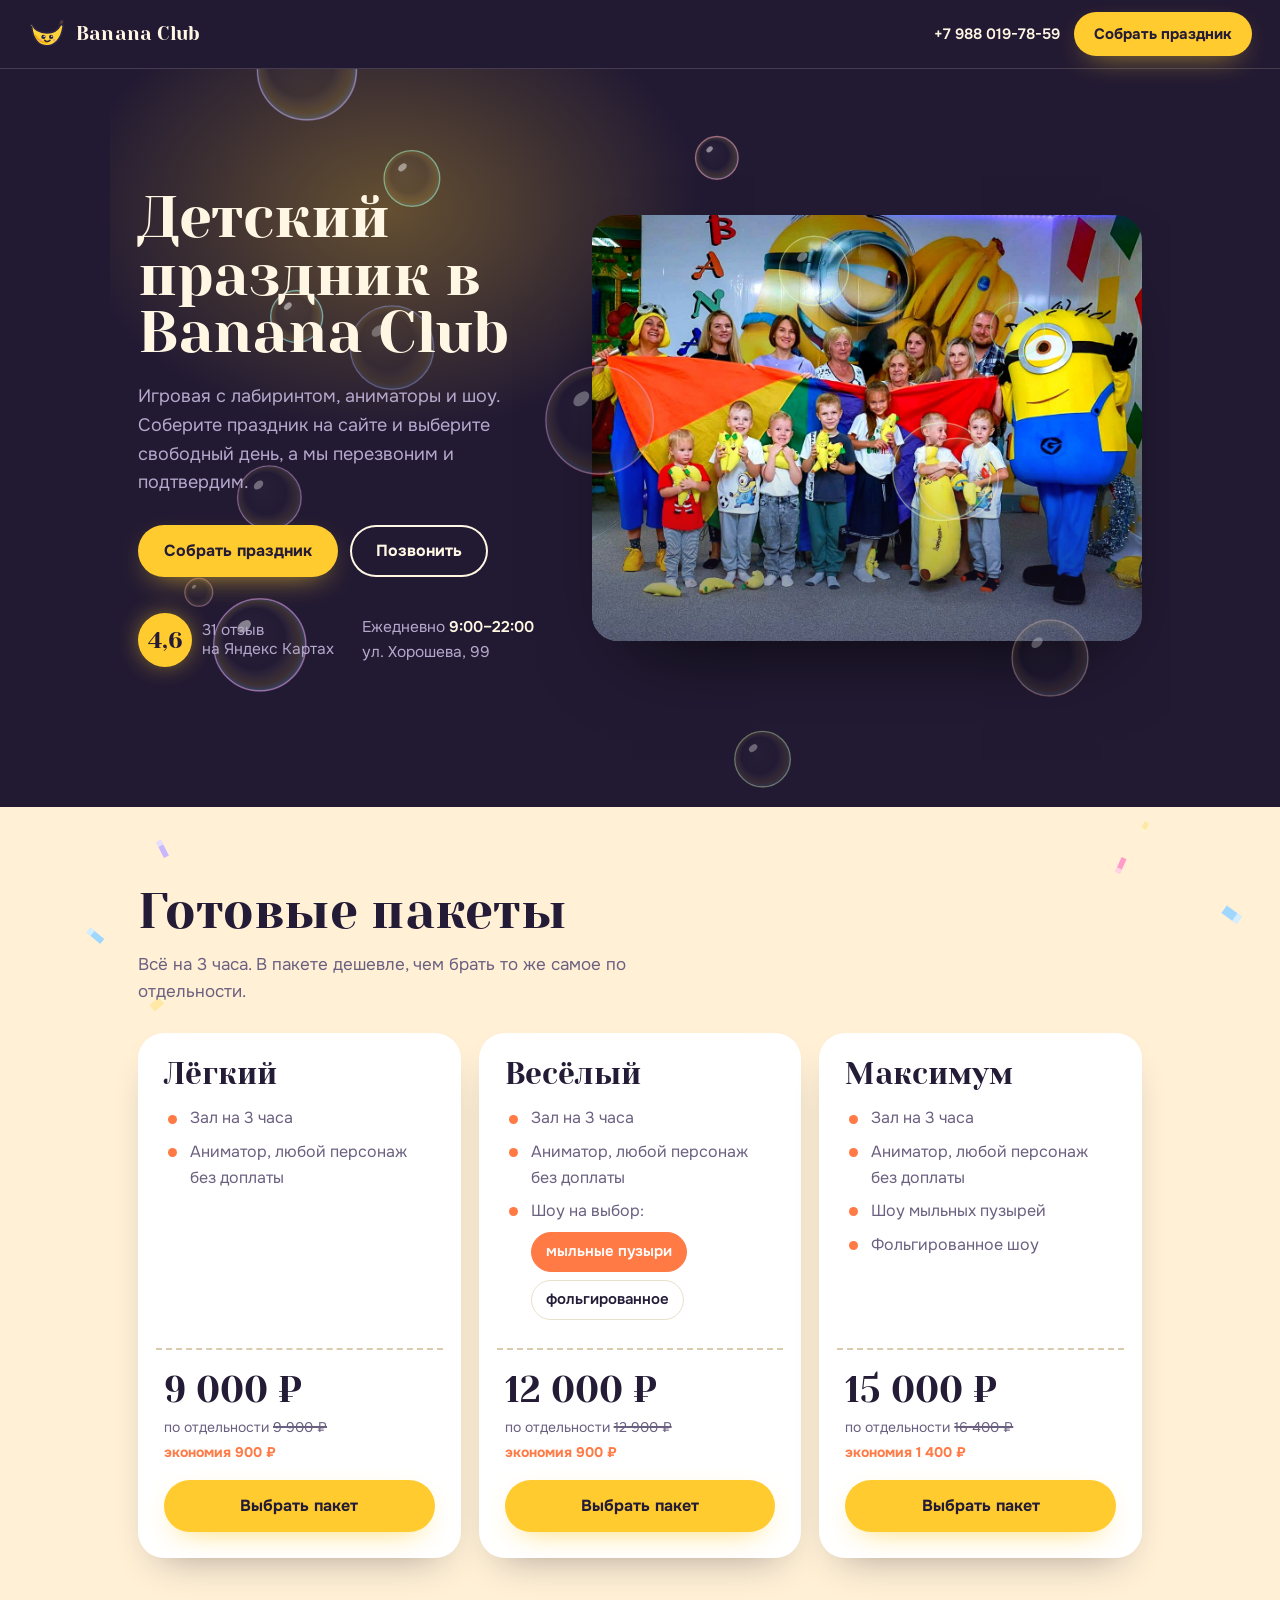
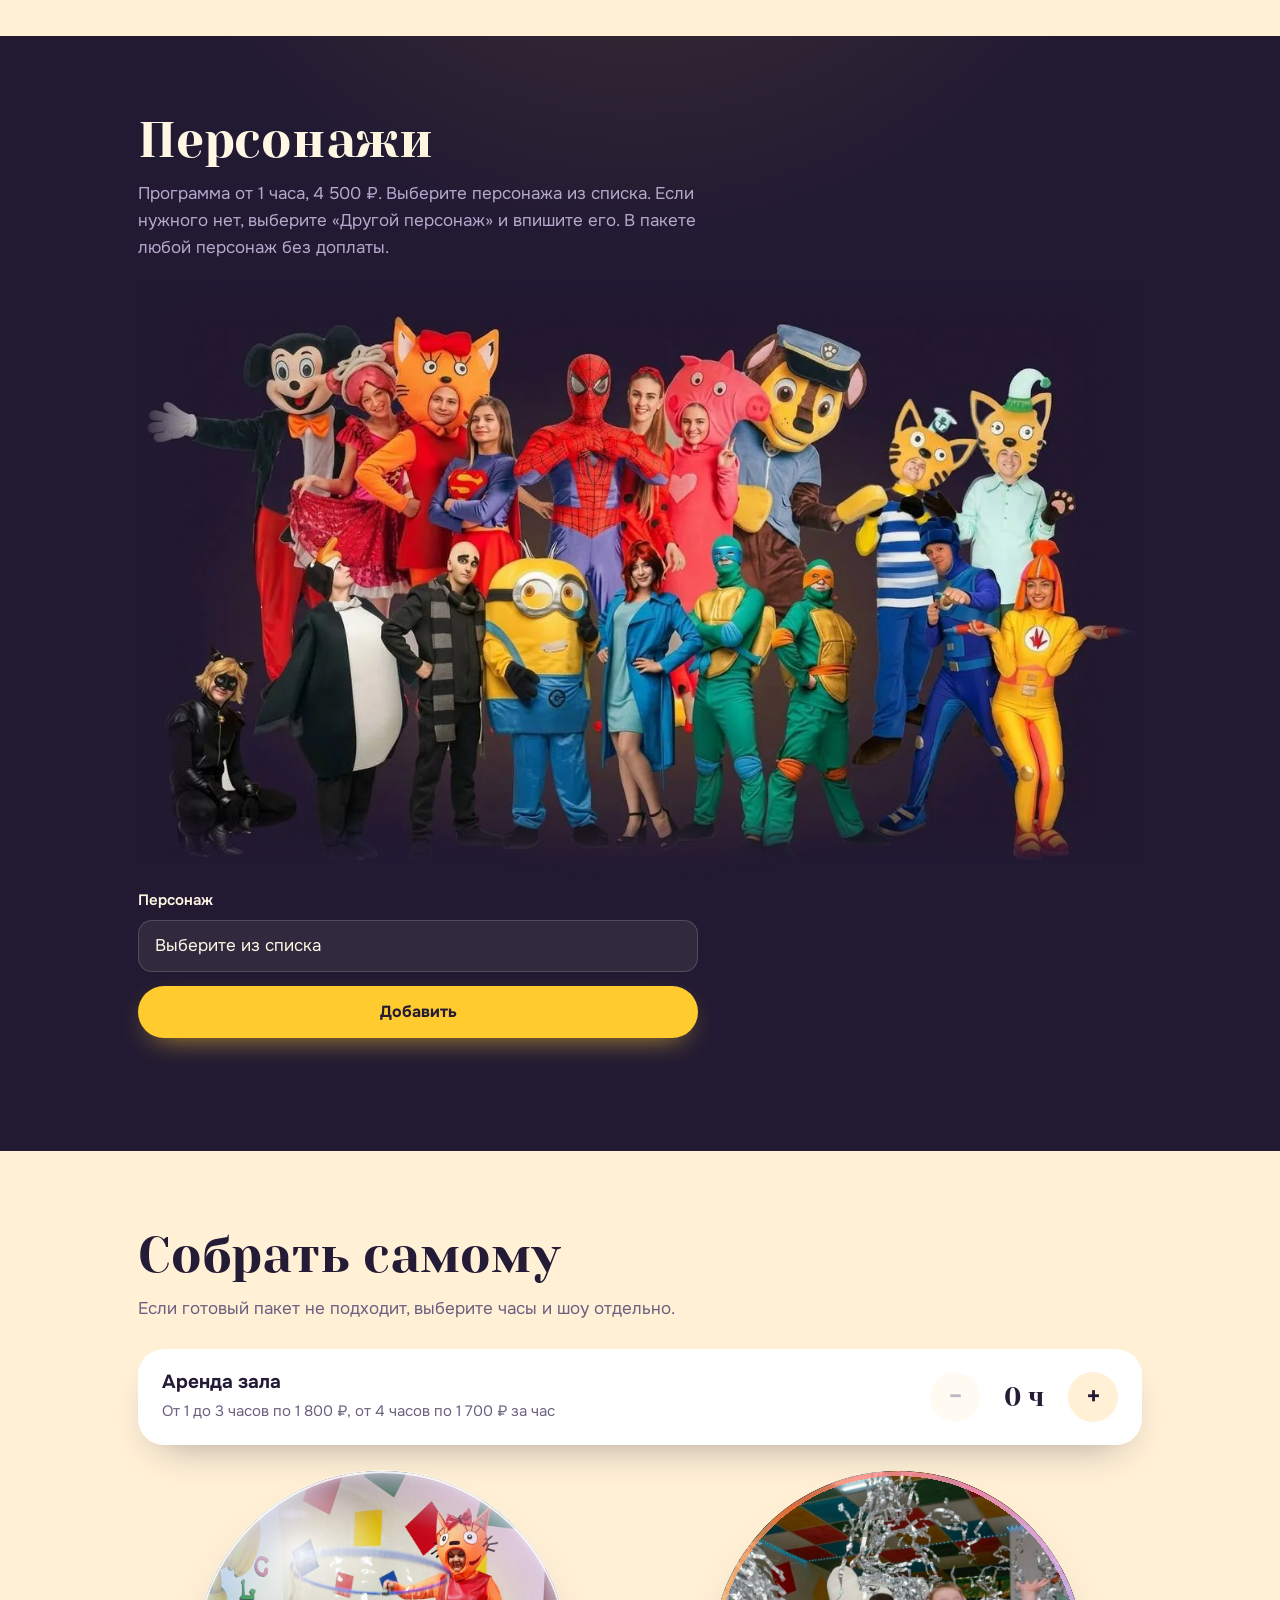
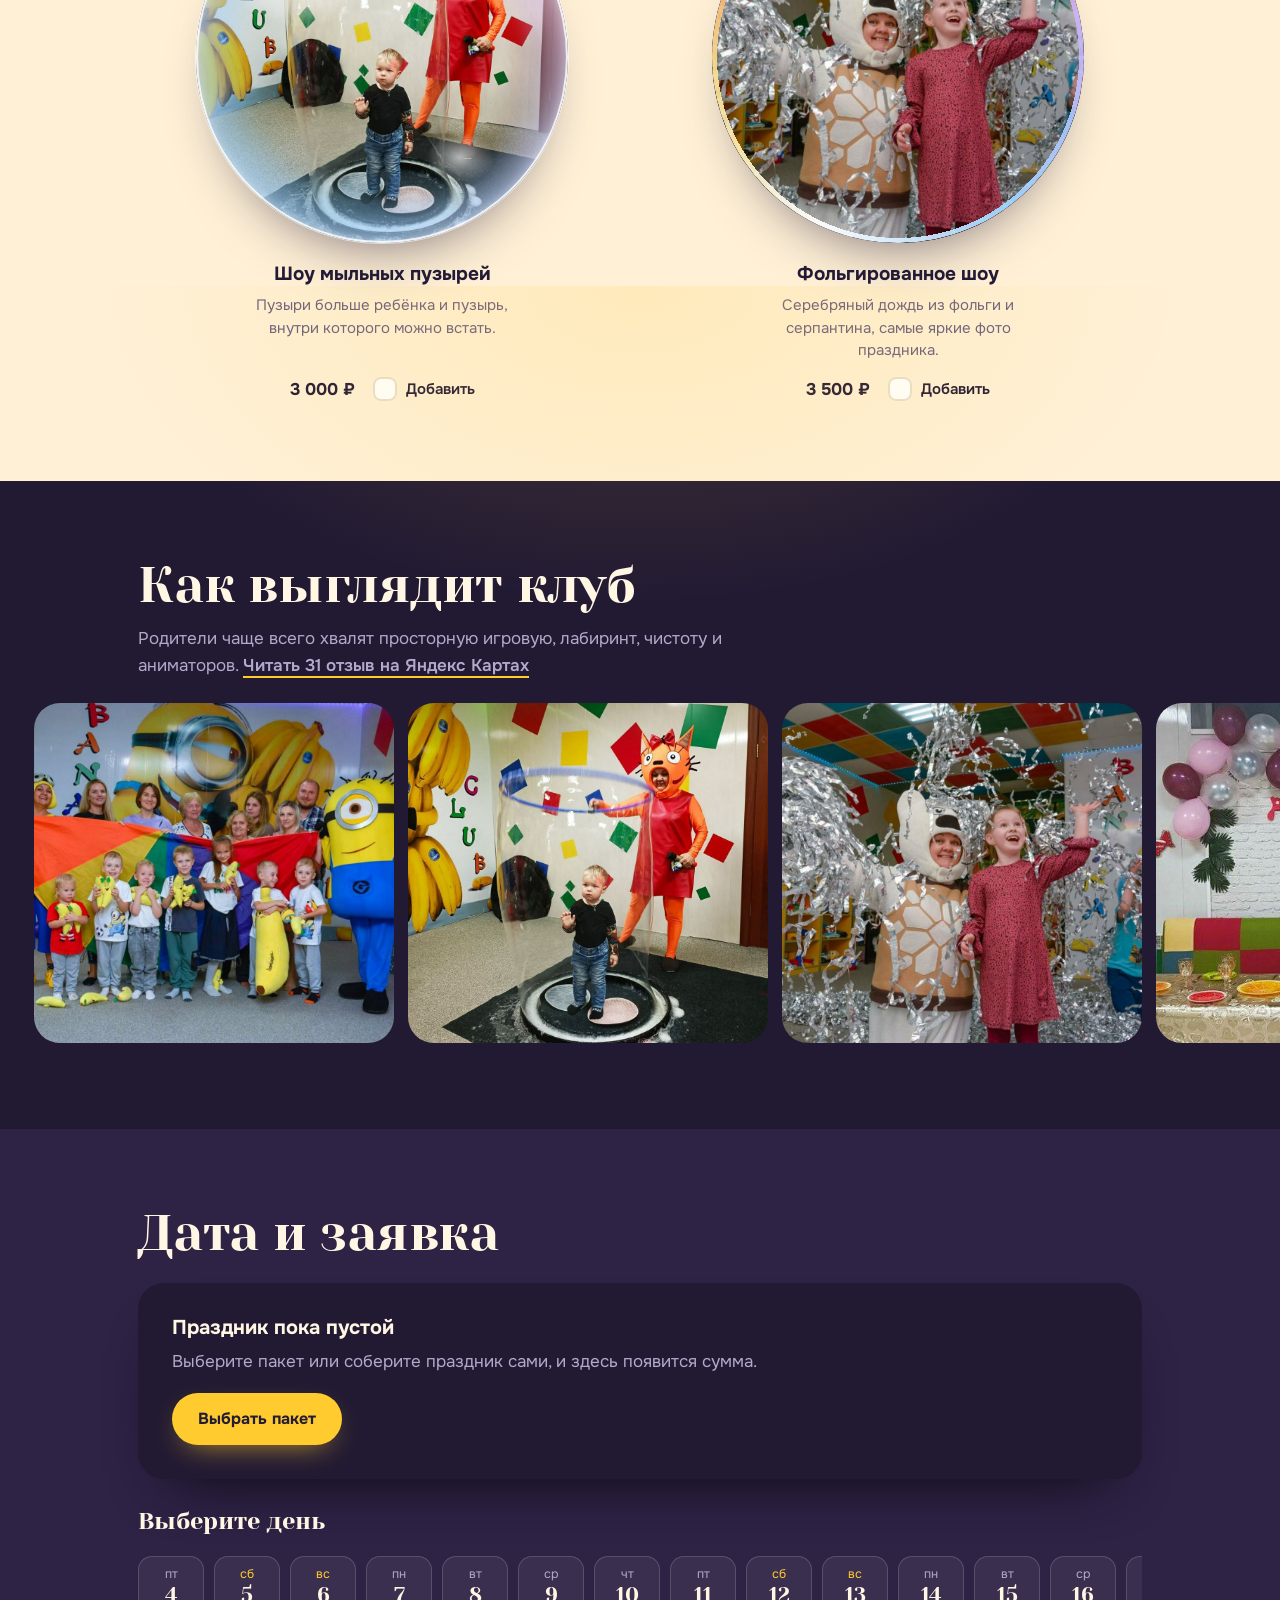
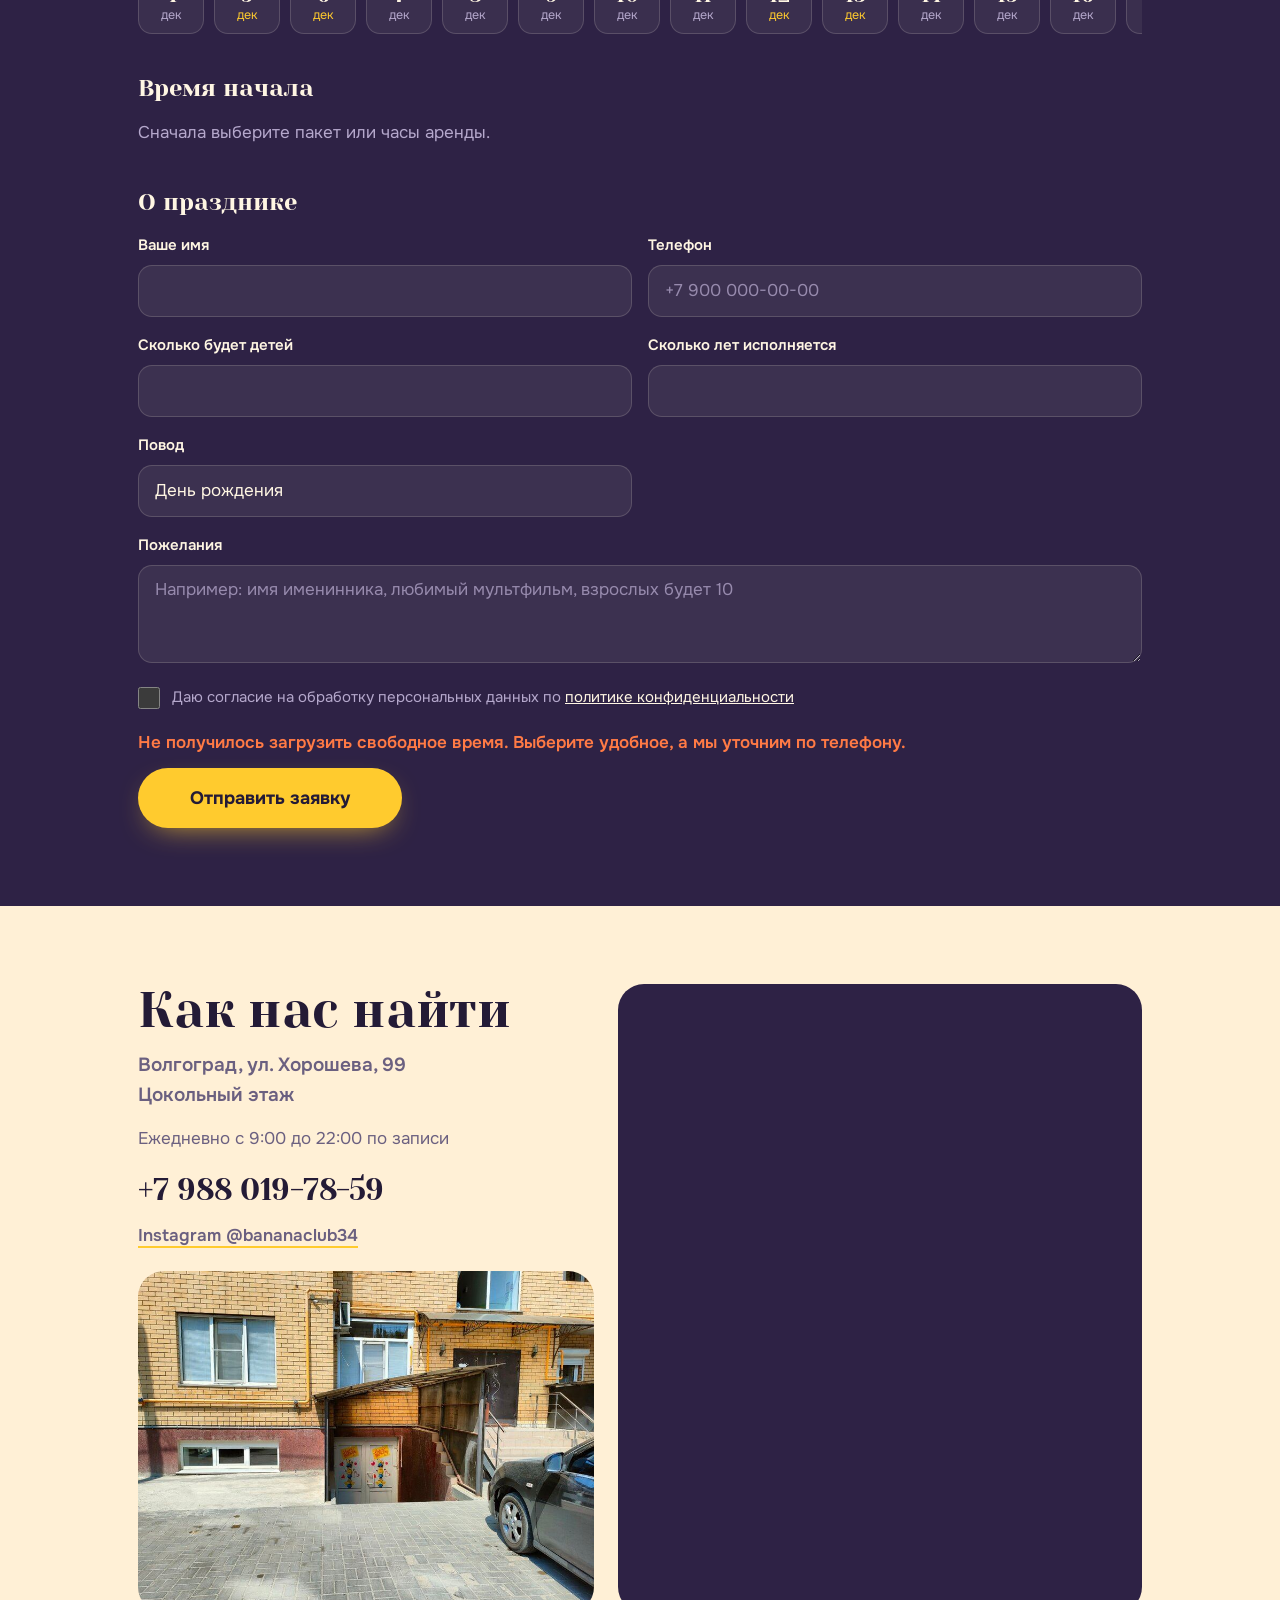
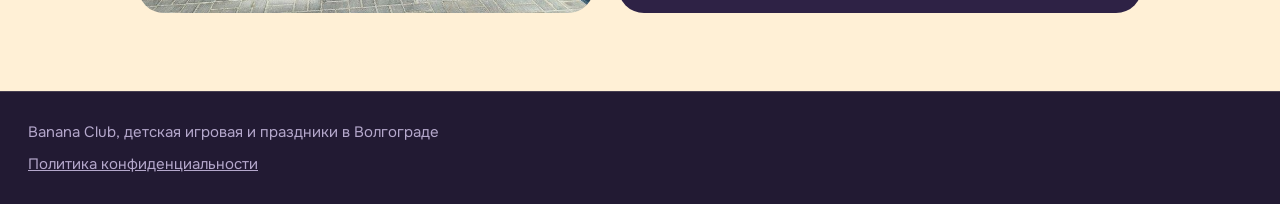
<file: index.html>
<!DOCTYPE html>
<html lang="ru">
<head>
<meta charset="utf-8">
<meta name="viewport" content="width=device-width, initial-scale=1, viewport-fit=cover">
<title>Banana Club: детские праздники в Волгограде</title>
<meta name="description" content="Детская игровая с лабиринтом в Волгограде. Аренда зала от 1 700 ₽ в час, аниматоры, шоу мыльных пузырей и фольгированное шоу. Соберите праздник и выберите свободную дату онлайн.">
<meta name="theme-color" content="#221A33">
<meta property="og:type" content="website">
<meta property="og:site_name" content="Banana Club">
<meta property="og:locale" content="ru_RU">
<meta property="og:title" content="Banana Club: детские праздники в Волгограде">
<meta property="og:description" content="Игровая с лабиринтом, аниматоры и шоу. Соберите праздник и выберите свободную дату.">
<meta property="og:image" content="img/og.jpg">
<meta property="og:image:width" content="1200">
<meta property="og:image:height" content="630">
<meta name="twitter:card" content="summary_large_image">
<link rel="icon" href="img/logo.svg" type="image/svg+xml">
<link rel="apple-touch-icon" href="img/logo.svg">
<link rel="preconnect" href="https://fonts.googleapis.com">
<link rel="preconnect" href="https://fonts.gstatic.com" crossorigin>
<link href="https://fonts.googleapis.com/css2?family=Onest:wght@400;500;600;700&family=Yeseva+One&display=swap" rel="stylesheet">
<link rel="stylesheet" href="css/style.css">
</head>
<body>

<header class="top">
  <a class="brand" href="#top" aria-label="Banana Club, наверх">
    <img src="img/logo.svg" alt="" width="38" height="38">
    <span>Banana Club</span>
  </a>
  <a class="top-call" href="tel:+79880197859">+7 988 019-78-59</a>
  <a class="btn btn-banana top-cta" href="#packages">Собрать праздник</a>
</header>

<main id="top">

  <section class="hero">
    <div class="hero-text">
      <h1><span>Детский</span><span>праздник в</span><span>Banana&nbsp;Club</span></h1>
      <p class="hero-sub">Игровая с лабиринтом, аниматоры и шоу. Соберите праздник на сайте и выберите свободный день, а мы перезвоним и подтвердим.</p>
      <div class="hero-actions">
        <a class="btn btn-banana" href="#packages">Собрать праздник</a>
        <a class="btn btn-line" href="tel:+79880197859">Позвонить</a>
      </div>
      <div class="hero-facts">
        <a class="hero-rating" id="hero-rating" href="#" target="_blank" rel="noopener">
          <span class="num">4,6</span>
          <span>31 отзыв<br>на Яндекс Картах</span>
        </a>
        <span>Ежедневно <b>9:00–22:00</b><br>ул. Хорошева, 99</span>
      </div>
    </div>

    <div class="hero-media">
      <!-- Когда появится видео, положить его в img/hero.mp4 и раскомментировать:
      <video src="img/hero.mp4" poster="img/hall.jpg" autoplay muted loop playsinline></video> -->
      <img src="img/hero.jpg" alt="Детский праздник в Banana Club: дети и родители с аниматорами у фотозоны" width="1280" height="960" fetchpriority="high">
    </div>

    <canvas id="bubbles" aria-hidden="true"></canvas>
  </section>

  <section class="section light packages" id="packages" aria-labelledby="packages-h">
    <canvas id="foilrain" aria-hidden="true"></canvas>
    <div class="wrap">
      <h2 id="packages-h">Готовые пакеты</h2>
      <p class="section-lead">Всё на 3 часа. В пакете дешевле, чем брать то же самое по отдельности.</p>
      <div class="tickets" id="tickets"></div>
    </div>
  </section>

  <section class="section chars glow" id="characters" aria-labelledby="chars-h">
    <div class="wrap">
      <h2 id="chars-h">Персонажи</h2>
      <p class="section-lead" id="chars-lead">Программа от 1 часа, 4 500 ₽. Выберите персонажа из списка. Если нужного нет, выберите «Другой персонаж» и впишите его.</p>
    </div>
    <figure class="team">
      <video class="team-video" autoplay muted loop playsinline preload="auto" poster="img/animators-photo.webp" width="832" height="480"
        aria-label="Аниматоры Banana Club в костюмах машут и улыбаются: Микки Маус, Карамелька, Супергёрл, Человек-паук, Леди Баг, Свинка Пеппа, Гонщик, Коржик, Компот, Супер-Кот, Пингвин, Грю, Миньон, Люси, Черепашки-ниндзя, Нолик и Симка">
        <source src="img/animators.mp4" type="video/mp4">
      </video>
    </figure>
    <div class="wrap">
      <div class="pick">
        <div class="fields pick-fields">
          <label>Персонаж
            <select id="char-select"></select>
          </label>
          <label hidden>Какого персонажа позвать
            <input id="char-other" maxlength="40" placeholder="Например, Человек-муравей" autocomplete="off">
          </label>
        </div>
        <button class="btn btn-banana" type="button" id="char-add">Добавить</button>
        <p class="pick-msg" id="char-msg" aria-live="polite"></p>
        <ul class="picked" id="char-picked" hidden></ul>
      </div>
    </div>
  </section>

  <section class="section light builder" id="builder" aria-labelledby="builder-h">
    <div class="wrap">
      <h2 id="builder-h">Собрать самому</h2>
      <p class="section-lead">Если готовый пакет не подходит, выберите часы и шоу отдельно.</p>

      <div class="hours">
        <div>
          <h3 id="hours-title">Аренда зала</h3>
          <p class="hours-hint" id="hours-hint">От 1 до 3 часов по 1 800 ₽, от 4 часов по 1 700 ₽ за час</p>
        </div>
        <div class="stepper" role="group" aria-labelledby="hours-title">
          <button type="button" id="hours-minus" aria-label="Меньше на час">−</button>
          <output id="hours-value" aria-live="polite">0 ч</output>
          <button type="button" id="hours-plus" aria-label="Больше на час">+</button>
        </div>
      </div>

      <div class="shows" id="shows"></div>
    </div>
  </section>

  <section class="section gallery glow" id="gallery" aria-labelledby="gallery-h">
    <div class="wrap">
      <h2 id="gallery-h">Как выглядит клуб</h2>
      <p class="section-lead">Родители чаще всего хвалят просторную игровую, лабиринт, чистоту и аниматоров.
        <a class="link" id="reviews-link" href="#" target="_blank" rel="noopener">Читать 31 отзыв на Яндекс Картах</a></p>
    </div>
    <div class="photos">
      <img src="img/group-minions.jpg" alt="Дети с аниматорами в зале клуба" loading="lazy" width="1200" height="900">
      <img src="img/bubble-show.jpg" alt="Ребёнок внутри большого мыльного пузыря" loading="lazy" width="1024" height="1024">
      <img src="img/foil-show.jpg" alt="Фольгированное шоу, серебряный дождь" loading="lazy" width="1200" height="900">
      <img src="img/table.jpg" alt="Праздничный стол и фотозона с шарами" loading="lazy" width="461" height="1024">
      <img src="img/birthday-5.jpg" alt="День рождения, семья с аниматорами" loading="lazy" width="1024" height="768">
      <img src="img/new-year.jpg" alt="Новогодний праздник с Эльзой" loading="lazy" width="1200" height="900">
      <img src="img/decor-30.jpg" alt="Фотозона с шарами для взрослого праздника" loading="lazy" width="540" height="1200">
      <img src="img/family.jpg" alt="Семья с аниматором на дне рождения" loading="lazy" width="1024" height="768">
    </div>
  </section>

  <section class="section booking" id="booking" aria-labelledby="booking-h">
    <div class="wrap">
      <h2 id="booking-h">Дата и заявка</h2>

      <div class="cart-box" id="cart-box" aria-live="polite"></div>

      <form id="form" novalidate>
        <fieldset class="step" id="date-step">
          <legend>Выберите день</legend>
          <div class="days" id="days" role="listbox" aria-label="День праздника"></div>
        </fieldset>

        <fieldset class="step" id="time-step">
          <legend>Время начала</legend>
          <p class="step-hint" id="time-hint">Сначала выберите день.</p>
          <div class="times" id="times" role="listbox" aria-label="Время начала"></div>
        </fieldset>

        <fieldset class="step">
          <legend>О празднике</legend>
          <div class="fields">
            <label>Ваше имя
              <input name="name" autocomplete="given-name" required maxlength="60">
            </label>
            <label>Телефон
              <input name="phone" type="tel" autocomplete="tel" inputmode="tel" required placeholder="+7 900 000-00-00" maxlength="20">
            </label>
            <label>Сколько будет детей
              <input name="kids" type="number" inputmode="numeric" min="1" max="60" required>
            </label>
            <label>Сколько лет исполняется
              <input name="age" type="number" inputmode="numeric" min="1" max="99" required>
            </label>
            <label>Повод
              <select name="occasion">
                <option>День рождения</option>
                <option>Выпускной</option>
                <option>Новогодний праздник</option>
                <option>Другое</option>
              </select>
            </label>
            <label class="wide">Пожелания
              <textarea name="comment" rows="3" maxlength="600" placeholder="Например: имя именинника, любимый мультфильм, взрослых будет 10"></textarea>
            </label>
            <input class="hp" name="website" tabindex="-1" autocomplete="off" aria-hidden="true">
          </div>
          <label class="consent">
            <input type="checkbox" name="consent" required>
            <span>Даю согласие на обработку персональных данных по <a href="policy.html" target="_blank">политике конфиденциальности</a></span>
          </label>
        </fieldset>

        <p class="form-error" id="form-error" role="alert"></p>
        <button class="btn btn-banana btn-big" type="submit" id="submit">Отправить заявку</button>
      </form>

      <div class="done" id="done" hidden tabindex="-1">
        <img src="img/logo.svg" alt="" width="72" height="72">
        <h3>Заявка отправлена</h3>
        <p id="done-text"></p>
        <button type="button" class="btn btn-line" id="again">Собрать ещё один праздник</button>
      </div>
    </div>
  </section>

  <section class="section light contacts" id="contacts" aria-labelledby="contacts-h">
    <div class="wrap contacts-in">
      <div>
        <h2 id="contacts-h">Как нас найти</h2>
        <p class="addr">Волгоград, ул. Хорошева, 99<br>Цокольный этаж</p>
        <p>Ежедневно с 9:00 до 22:00 по записи</p>
        <p><a class="big-phone" href="tel:+79880197859">+7 988 019-78-59</a></p>
        <p><a class="link" href="https://instagram.com/bananaclub34" target="_blank" rel="noopener">Instagram @bananaclub34</a></p>
        <img class="entrance" src="img/entrance.jpg" alt="Вход в клуб с улицы, спуск в цокольный этаж" loading="lazy" width="853" height="640">
      </div>
      <div class="map">
        <iframe title="Карта: Banana Club на улице Хорошева, 99" loading="lazy"
          src="https://yandex.ru/map-widget/v1/?ll=44.480238%2C48.738083&amp;z=16&amp;pt=44.480238%2C48.738083%2Cpm2ywl"></iframe>
      </div>
    </div>
  </section>

</main>

<footer class="foot">
  <p>Banana Club, детская игровая и праздники в Волгограде</p>
  <p><a href="policy.html">Политика конфиденциальности</a></p>
</footer>

<div class="cartbar" id="cartbar" hidden>
  <div class="cartbar-sum">
    <span class="cartbar-label">Ваш праздник</span>
    <strong id="cartbar-total">0 ₽</strong>
  </div>
  <a class="btn btn-banana" href="#booking" id="cartbar-go">Выбрать дату</a>
</div>

<div class="demo" id="demo" hidden>Демо-режим: заявки пока никуда не уходят</div>

<script src="js/config.js"></script>
<script src="js/bubbles.js" defer></script>
<script src="js/effects.js"></script>
<script src="js/foilrain.js" defer></script>
<script src="js/app.js"></script>
</body>
</html>
</file>
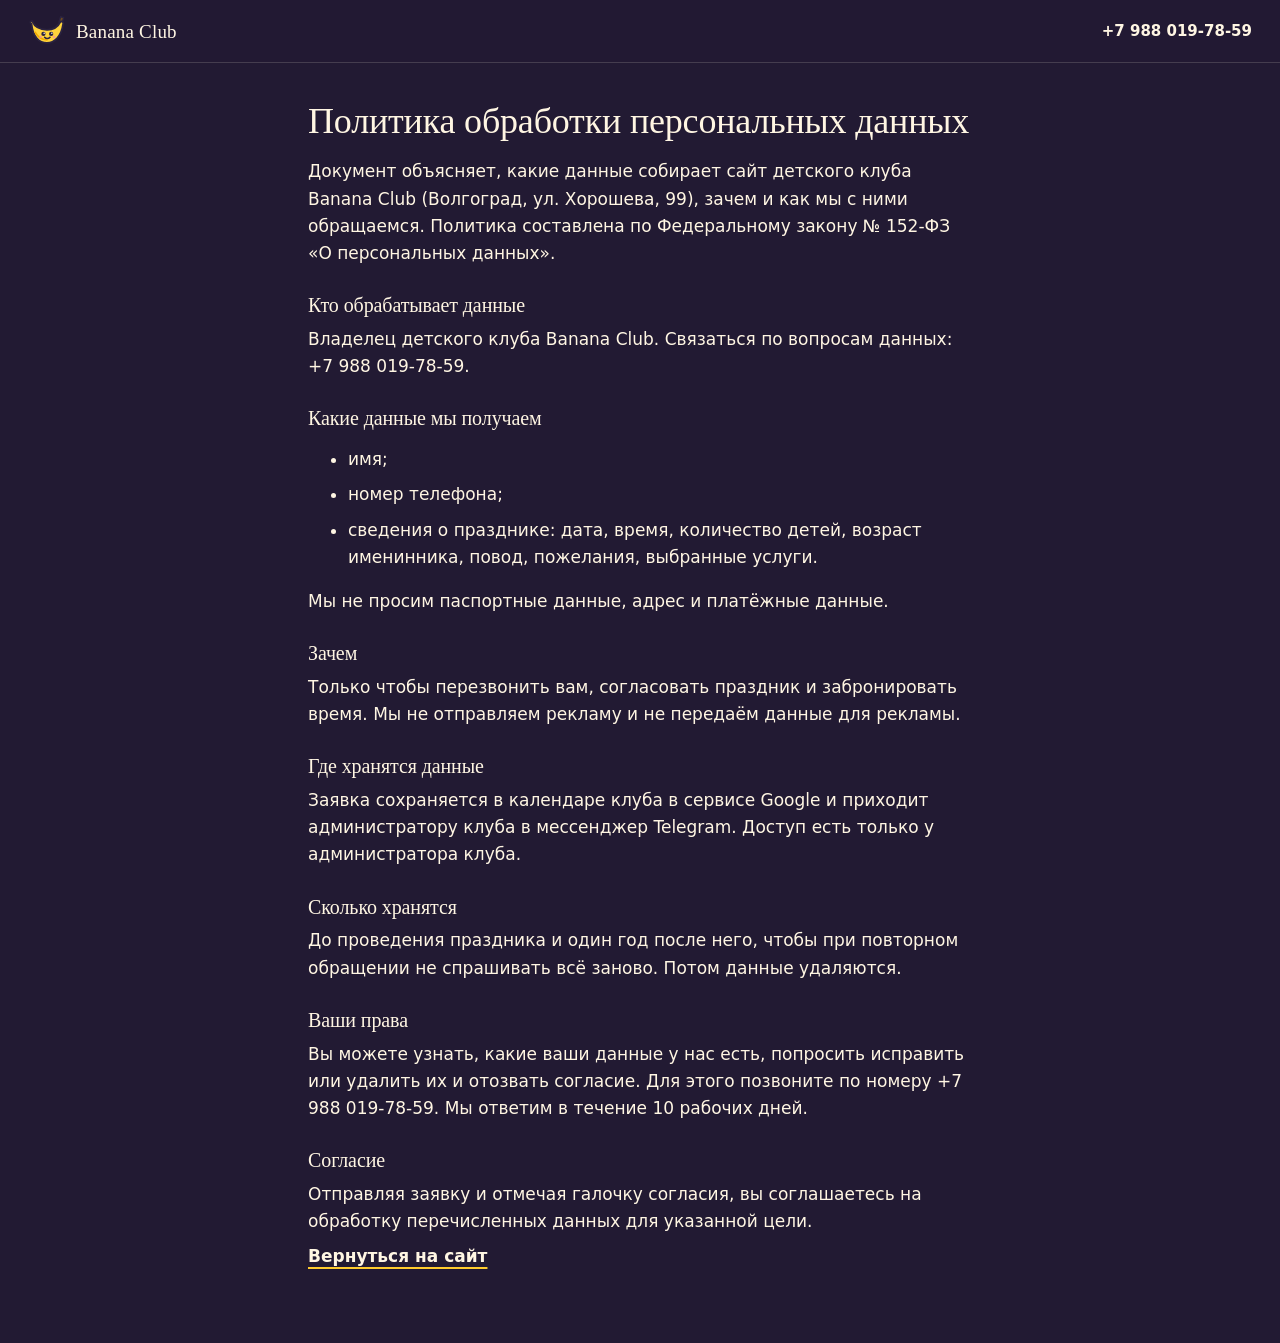
<file: policy.html>
<!DOCTYPE html>
<html lang="ru">
<head>
<meta charset="utf-8">
<meta name="viewport" content="width=device-width, initial-scale=1">
<title>Политика конфиденциальности Banana Club</title>
<link rel="icon" href="img/logo.svg" type="image/svg+xml">
<link rel="preconnect" href="https://fonts.googleapis.com">
<link rel="preconnect" href="https://fonts.gstatic.com" crossorigin>
<link href="https://fonts.googleapis.com/css2?family=Unbounded:wght@800&family=Nunito:wght@400;700;800&display=swap" rel="stylesheet">
<link rel="stylesheet" href="css/style.css">
<style>
  .doc { max-width: 720px; margin: 0 auto; padding: 40px var(--gutter) 64px; }
  .doc h1 { font-size: clamp(26px, 6vw, 36px); margin-bottom: 18px; }
  .doc h2 { font-size: 20px; margin: 28px 0 10px; }
  .doc p, .doc li { margin: 8px 0; }
</style>
</head>
<body>
<header class="top">
  <a class="brand" href="index.html"><img src="img/logo.svg" alt="" width="44" height="44"><span>Banana Club</span></a>
  <a class="top-call" href="tel:+79880197859">+7 988 019-78-59</a>
</header>
<main class="doc">
  <h1>Политика обработки персональных данных</h1>
  <p>Документ объясняет, какие данные собирает сайт детского клуба Banana Club (Волгоград, ул. Хорошева, 99), зачем и как мы с ними обращаемся. Политика составлена по Федеральному закону № 152-ФЗ «О персональных данных».</p>

  <h2>Кто обрабатывает данные</h2>
  <p>Владелец детского клуба Banana Club. Связаться по вопросам данных: +7 988 019-78-59.</p>

  <h2>Какие данные мы получаем</h2>
  <ul>
    <li>имя;</li>
    <li>номер телефона;</li>
    <li>сведения о празднике: дата, время, количество детей, возраст именинника, повод, пожелания, выбранные услуги.</li>
  </ul>
  <p>Мы не просим паспортные данные, адрес и платёжные данные.</p>

  <h2>Зачем</h2>
  <p>Только чтобы перезвонить вам, согласовать праздник и забронировать время. Мы не отправляем рекламу и не передаём данные для рекламы.</p>

  <h2>Где хранятся данные</h2>
  <p>Заявка сохраняется в календаре клуба в сервисе Google и приходит администратору клуба в мессенджер Telegram. Доступ есть только у администратора клуба.</p>

  <h2>Сколько хранятся</h2>
  <p>До проведения праздника и один год после него, чтобы при повторном обращении не спрашивать всё заново. Потом данные удаляются.</p>

  <h2>Ваши права</h2>
  <p>Вы можете узнать, какие ваши данные у нас есть, попросить исправить или удалить их и отозвать согласие. Для этого позвоните по номеру +7 988 019-78-59. Мы ответим в течение 10 рабочих дней.</p>

  <h2>Согласие</h2>
  <p>Отправляя заявку и отмечая галочку согласия, вы соглашаетесь на обработку перечисленных данных для указанной цели.</p>

  <p><a class="link" href="index.html">Вернуться на сайт</a></p>
</main>
</body>
</html>
</file>
<file: css/style.css>
/* Banana Club — арт-дирекция «вечер праздника».
   Тёмный сливовый полумрак как основа, банановый жёлтый как свет. */

:root {
  /* свет и тень */
  --noch:      #221A33;   /* основной тёмный фон */
  --sliva:     #2E2245;   /* приподнятая поверхность на тёмном */
  --sliva-up:  #3A2C57;   /* ховер на тёмном */
  --banan:     #FFCB2E;   /* свет, главный акцент */
  --spelyi:    #F2A900;   /* банановый в нажатии */
  --karamel:   #FF7A45;   /* тёплый коралл, второй акцент */
  --krem:      #FFF0D6;   /* тёплый светлый фон */
  --sneg:      #FFFFFF;

  /* текст */
  --t-dark:    #241B36;   /* текст на светлом */
  --t-dark-2:  #6B6080;   /* приглушённый на светлом */
  --t-light:   #FFF6E3;   /* текст на тёмном */
  --t-light-2: #B5A8CC;   /* приглушённый на тёмном */
  --linia:     #E8DFCB;   /* линия на светлом */
  --linia-d:   rgba(255,246,227,.16); /* линия на тёмном */
  --oshibka:   #FF6B6B;

  --f-head: "Yeseva One", Georgia, serif;
  --f-body: "Onest", system-ui, -apple-system, "Segoe UI", sans-serif;

  --r-big: 26px;
  --r-mid: 16px;
  --r-small: 10px;
  --gutter: 18px;
  --bar-h: 78px;
  --max: 1060px;

  --ten-myag: 0 18px 40px -22px rgba(36,27,54,.45);
  color-scheme: dark;
}

* { box-sizing: border-box; }
html {
  scroll-behavior: smooth;
  scroll-padding-top: 84px;
  -webkit-text-size-adjust: 100%;
}
body {
  margin: 0;
  background: var(--noch);
  color: var(--t-light);
  font: 400 17px/1.6 var(--f-body);
  overflow-x: hidden;
  -webkit-font-smoothing: antialiased;
}
body.has-cart { padding-bottom: calc(var(--bar-h) + env(safe-area-inset-bottom)); }
img { max-width: 100%; display: block; }
a { color: inherit; }
p { margin: 0; }
button { font: inherit; color: inherit; cursor: pointer; }

h1, h2, h3 { margin: 0; font-weight: 400; }
h1, h2 { font-family: var(--f-head); line-height: 1.04; letter-spacing: -.005em; }
h2 { font-size: clamp(30px, 6.6vw, 50px); }
h3 { font-family: var(--f-body); font-weight: 700; font-size: 19px; line-height: 1.25; }

:focus-visible {
  outline: 3px solid var(--banan);
  outline-offset: 3px;
  border-radius: 8px;
}

/* ——— раскладка секций ——— */
.wrap { max-width: var(--max); margin: 0 auto; padding: 0 var(--gutter); }
.section { padding: 48px 0; position: relative; }
.section-lead {
  margin-top: 14px;
  max-width: 54ch;
  color: var(--t-light-2);
  font-size: 17px;
}
.light { background: var(--krem); color: var(--t-dark); }
.light .section-lead { color: var(--t-dark-2); }

/* мягкий свет сверху тёмной секции */
.glow::before {
  content: "";
  position: absolute; inset: -30% 0 auto 0; height: 70%;
  background: radial-gradient(60% 100% at 50% 0%, rgba(255,203,46,.16), transparent 70%);
  pointer-events: none;
}

/* ——— кнопки ——— */
.btn {
  display: inline-flex; align-items: center; justify-content: center;
  min-height: 52px; padding: 0 26px;
  border: 0; border-radius: 999px;
  font: 700 16px/1 var(--f-body);
  text-decoration: none; white-space: nowrap;
  transition: transform .18s cubic-bezier(.2,.8,.3,1), background-color .18s, box-shadow .25s, color .18s;
}
.btn:active { transform: translateY(1px) scale(.985); }
.btn-banana {
  background: var(--banan); color: var(--t-dark);
  box-shadow: 0 10px 30px -14px rgba(255,203,46,.9);
}
.btn-banana:hover { background: #FFD95C; box-shadow: 0 14px 40px -14px rgba(255,203,46,1); }
.btn-ink { background: var(--sliva); color: var(--t-light); box-shadow: var(--ten-myag); }
.btn-ink:hover { background: var(--sliva-up); }
.light .btn-ink { background: var(--t-dark); color: var(--krem); }
.light .btn-ink:hover { background: #3A2C57; }
.btn-line {
  background: transparent; color: inherit;
  box-shadow: inset 0 0 0 2px currentColor;
}
.btn-line:hover { background: rgba(255,246,227,.08); }
.light .btn-line:hover { background: rgba(36,27,54,.06); }
.btn-big { width: 100%; min-height: 60px; font-size: 18px; }

.link {
  font-weight: 600;
  text-decoration-thickness: 2px;
  text-underline-offset: 5px;
  text-decoration-color: var(--banan);
  transition: color .18s;
}
.link:hover { color: var(--banan); }

/* ——— шапка ——— */
.top {
  position: sticky; top: 0; z-index: 40;
  display: flex; align-items: center; gap: 14px;
  padding: 12px var(--gutter);
  background: rgba(34,26,51,.94);
  backdrop-filter: blur(14px) saturate(1.4);
  -webkit-backdrop-filter: blur(14px) saturate(1.4);
  border-bottom: 1px solid var(--linia-d);
}
.brand { display: flex; align-items: center; gap: 10px; text-decoration: none; margin-right: auto; }
.brand img { width: 38px; height: 38px; }
.brand span { font: 400 19px/1 var(--f-head); letter-spacing: .01em; }
.top-call { font-weight: 600; text-decoration: none; font-size: 15px; white-space: nowrap; }
.top-call:hover { color: var(--banan); }
.top .btn { min-height: 44px; padding: 0 20px; font-size: 15px; }
.top-cta { display: none; }

/* ——— первый экран ——— */
.hero {
  position: relative;
  display: grid;
  gap: 0;
  padding: 0 0 48px;
  overflow: hidden;
}
.hero::before {
  content: "";
  position: absolute; left: 50%; top: -240px; transform: translateX(-50%);
  width: 760px; height: 560px;
  background: radial-gradient(50% 50% at 50% 50%, rgba(255,203,46,.30), transparent 70%);
  pointer-events: none;
}
.hero-text { position: relative; z-index: 2; padding: 34px var(--gutter) 0; }
.hero h1 {
  font-size: clamp(40px, 11.5vw, 82px);
  line-height: .98;
}
.hero h1 span { display: block; }
.hero h1 .accent { color: var(--banan); }
.hero-sub {
  margin-top: 20px;
  font-size: 18px;
  color: var(--t-light-2);
  max-width: 40ch;
}
.hero-actions { display: flex; flex-wrap: wrap; gap: 12px; margin-top: 28px; }
.hero-actions .btn { flex: 1 1 auto; }

.hero-facts {
  display: flex; flex-wrap: wrap; align-items: center; gap: 14px 28px;
  margin-top: 36px;
  font-size: 15.5px;
  color: var(--t-light-2);
}
.hero-facts b { color: var(--t-light); font-weight: 600; }
.hero-rating {
  display: inline-flex; align-items: center; gap: 10px;
  text-decoration: none;
}
.hero-rating .num {
  font: 400 24px/1 var(--f-head);
  color: var(--t-dark);
  background: var(--banan);
  width: 54px; height: 54px; border-radius: 50%;
  display: grid; place-items: center;
  box-shadow: 0 0 26px -6px rgba(255,203,46,.8);
}
.hero-rating span { line-height: 1.25; }
.hero-rating:hover span { color: var(--banan); }

/* фото + пузыри */
.hero-media {
  position: relative;
  margin: 30px var(--gutter) 0;
  border-radius: var(--r-big);
  overflow: hidden;
  aspect-ratio: 4 / 3;
  background: var(--sliva);
  box-shadow: 0 40px 80px -40px rgba(0,0,0,.8);
}
.hero-media img, .hero-media video { width: 100%; height: 100%; object-fit: cover; }
.hero-media::after {
  content: "";
  position: absolute; inset: 0;
  background: linear-gradient(to top, rgba(34,26,51,.55), transparent 45%);
  pointer-events: none;
}
#bubbles {
  position: absolute; inset: 0;
  width: 100%; height: 100%;
  z-index: 1;
  pointer-events: none;
}
.hero-tip {
  position: absolute; left: 18px; bottom: 15px; z-index: 3;
  font-size: 13px; color: rgba(255,246,227,.7);
  pointer-events: none;
}

/* ——— пакеты ——— */
#foilrain {
  position: absolute; inset: 0;
  z-index: 0;
  pointer-events: none;
}
.packages > .wrap { position: relative; z-index: 1; }
.packages .tickets {
  display: grid; gap: 18px; margin-top: 28px;
}
.ticket {
  position: relative;
  display: grid; grid-template-rows: 1fr auto;
  background: var(--sneg);
  border-radius: var(--r-big);
  box-shadow: var(--ten-myag);
  transition: transform .25s cubic-bezier(.2,.8,.3,1), box-shadow .25s;
}
.ticket:hover { transform: translateY(-4px); box-shadow: 0 26px 50px -26px rgba(36,27,54,.5); }
.ticket.is-on {
  background: var(--noch);
  color: var(--t-light);
  box-shadow: 0 22px 50px -24px rgba(255,203,46,.6), inset 0 0 0 2px var(--banan);
}
.ticket-main { padding: 26px 26px 20px; }
.ticket-name {
  font: 400 30px/1 var(--f-head);
  color: var(--t-dark);
}
.ticket.is-on .ticket-name { color: var(--banan); }
.ticket-list { margin: 16px 0 0; padding: 0; list-style: none; font-size: 16px; }
.ticket-list li { position: relative; padding-left: 26px; margin: 8px 0; color: var(--t-dark-2); }
.ticket.is-on .ticket-list li { color: var(--t-light-2); }
.ticket-list li::before {
  content: "";
  position: absolute; left: 4px; top: .58em;
  width: 9px; height: 9px; border-radius: 50%;
  background: var(--karamel);
}
.ticket.is-on .ticket-list li::before { background: var(--banan); }

.ticket-stub {
  position: relative;
  margin: 0 18px;
  padding: 22px 8px 26px;
  border-top: 2px dashed #D9CCAE;
  display: grid; gap: 16px;
}
.ticket.is-on .ticket-stub { border-top-color: rgba(255,246,227,.25); }
.price { display: block; font: 400 36px/1 var(--f-head); color: var(--t-dark); }
.ticket.is-on .price { color: var(--banan); }
.price-old { display: block; margin-top: 8px; font-size: 14px; color: var(--t-dark-2); }
.ticket.is-on .price-old { color: var(--t-light-2); }
.price-old s { text-decoration-thickness: 1.5px; }
.save { display: block; margin-top: 3px; font-size: 14px; font-weight: 700; color: var(--karamel); }
.ticket.is-on .save { color: var(--banan); }
.ticket .btn { width: 100%; }
.ticket.is-on .btn { background: var(--banan); color: var(--t-dark); }

/* ——— персонажи ——— */
.chars { overflow: hidden; }
.team {
  position: relative;
  max-width: var(--max);
  margin: 22px auto 0;
  padding: 0 var(--gutter);
}
/* тёплое свечение за группой, чтобы тёмные костюмы не сливались с фоном */
.team::before {
  content: "";
  position: absolute; inset: 8% 4% 0; z-index: 0;
  background: radial-gradient(60% 62% at 50% 55%, rgba(255,203,46,.30), rgba(255,122,69,.10) 55%, transparent 75%);
  filter: blur(10px);
}
.team img, .team video { position: relative; z-index: 1; display: block; width: 100%; height: auto; }
.team video { aspect-ratio: 832 / 480; object-fit: cover; background: transparent; }
/* у фото и видео свой тёмный фон: края плавно растворяются в фоне раздела */
.team img, .team video {
  -webkit-mask-image: linear-gradient(90deg, transparent, #000 7%, #000 93%, transparent), linear-gradient(180deg, transparent, #000 8%, #000 92%, transparent);
  -webkit-mask-composite: source-in;
  mask-image: linear-gradient(90deg, transparent, #000 7%, #000 93%, transparent), linear-gradient(180deg, transparent, #000 8%, #000 92%, transparent);
  mask-composite: intersect;
}

.pick { margin-top: 26px; display: grid; gap: 14px; max-width: 560px; }
.pick-fields { gap: 14px; grid-template-columns: 1fr !important; }
.pick select {
  background-image: url("data:image/svg+xml,%3Csvg xmlns='http://www.w3.org/2000/svg' width='14' height='9' viewBox='0 0 14 9'%3E%3Cpath d='M1 1l6 6 6-6' fill='none' stroke='%23FFCB2E' stroke-width='2.2' stroke-linecap='round' stroke-linejoin='round'/%3E%3C/svg%3E");
  background-repeat: no-repeat;
  background-position: right 18px center;
  padding-right: 46px;
  cursor: pointer;
}
.pick select option { color: var(--t-dark); background: var(--sneg); }
.pick-msg { min-height: 1.4em; margin: 0; font-size: 15px; color: var(--t-light-2); }
.picked[hidden] { display: none; }
.picked { list-style: none; padding: 0; margin: 0; display: flex; flex-wrap: wrap; gap: 10px; }
.picked-item {
  display: inline-flex; align-items: baseline; gap: 10px;
  padding: 10px 16px;
  border-radius: 999px;
  background: rgba(255,203,46,.14);
  box-shadow: inset 0 0 0 1px rgba(255,203,46,.5);
  font-weight: 600; font-size: 16px;
}
.picked-item .x {
  border: 0; background: none; padding: 0;
  color: var(--t-light-2); font-size: 14px;
  text-decoration: underline; text-underline-offset: 3px;
  transition: color .18s;
}
.picked-item .x:hover { color: var(--karamel); }

/* выбор шоу внутри пакета */
.ticket-choice .choice { display: flex; flex-wrap: wrap; gap: 8px; margin-top: 8px; }
.choice-opt {
  min-height: 40px; padding: 0 14px;
  border: 1px solid var(--linia); border-radius: 999px;
  background: transparent; color: var(--t-dark);
  font: 600 15px/1 var(--f-body);
  cursor: pointer;
  transition: background-color .18s, border-color .18s, color .18s;
}
.choice-opt:hover { border-color: var(--karamel); }
.choice-opt.is-on { background: var(--karamel); border-color: var(--karamel); color: var(--sneg); }
.ticket.is-on .choice-opt { color: var(--t-light); border-color: var(--linia-d); }
.ticket.is-on .choice-opt.is-on { background: var(--banan); border-color: var(--banan); color: var(--t-dark); }

/* ——— собрать самому ——— */
.builder .hours {
  margin-top: 26px;
  display: flex; align-items: center; justify-content: space-between; gap: 18px; flex-wrap: wrap;
  padding: 22px 24px;
  background: var(--sneg);
  border-radius: var(--r-big);
  box-shadow: var(--ten-myag);
}
.hours h3 { color: var(--t-dark); }
.hours-hint { margin-top: 5px; font-size: 15px; color: var(--t-dark-2); }
.stepper { display: flex; align-items: center; gap: 10px; }
.stepper button {
  width: 50px; height: 50px; border-radius: 50%;
  border: 0; background: var(--krem); color: var(--t-dark);
  font: 600 26px/1 var(--f-body);
  transition: background-color .18s, transform .15s, opacity .18s;
}
.stepper button:hover:not(:disabled) { background: var(--banan); }
.stepper button:active:not(:disabled) { transform: scale(.92); }
.stepper button:disabled { opacity: .3; cursor: default; }
.stepper output {
  min-width: 68px; text-align: center;
  font: 400 26px/1 var(--f-head); color: var(--t-dark);
}

.shows { display: grid; gap: 28px; margin-top: 26px; justify-items: center; align-items: stretch; }

/* обе карточки шоу — круглые: содержимое живёт в круге, подписи снаружи */
.show {
  position: relative;
  display: flex; flex-direction: column;
  cursor: pointer;
  -webkit-tap-highlight-color: transparent;
  width: min(100%, 372px);
  transition: transform .25s cubic-bezier(.2,.8,.3,1);
}
.show:hover { transform: translateY(-4px); }
.show input { position: absolute; opacity: 0; pointer-events: none; }
.show .show-pic {
  position: relative;
  aspect-ratio: 1;
  border-radius: 50%;
  overflow: hidden;
  background: var(--noch);
  box-shadow: 0 30px 56px -32px rgba(36,27,54,.7);
  transition: box-shadow .3s;
}
.show .show-pic img { width: 100%; height: 100%; object-fit: cover; }
.show .show-body { padding: 20px 6px 0; text-align: center; display: flex; flex-direction: column; flex: 1; }
.show h3 { font-size: 19px; }
.show p { margin: 7px auto 0; max-width: 30ch; font-size: 15px; line-height: 1.5; color: var(--t-dark-2); }
.show-foot {
  display: flex; align-items: center; justify-content: center;
  gap: 18px; margin-top: auto; padding-top: 14px; flex-wrap: wrap;
}
.show-price { font-weight: 700; }
.show-tick { display: inline-flex; align-items: center; gap: 9px; font-weight: 600; font-size: 15px; }
.show-tick::before {
  content: "";
  width: 24px; height: 24px; border-radius: 8px;
  background: var(--sneg);
  box-shadow: inset 0 0 0 2px var(--linia);
  transition: background-color .2s, box-shadow .2s;
}
.show.is-on .show-pic { box-shadow: 0 0 0 3px var(--banan), 0 30px 60px -28px rgba(255,203,46,.6); }
.show.is-on .show-tick::before { background: var(--t-dark); box-shadow: inset 0 0 0 4px var(--banan); }
.show:has(input:focus-visible) .show-pic { outline: 3px solid var(--t-dark); outline-offset: 5px; }
.show.is-inpkg { cursor: default; }
.show.is-inpkg:hover { transform: none; }
.show.is-inpkg .show-pic { filter: saturate(.75) brightness(.92); }
.show.is-inpkg .show-foot { display: none; }
.inpkg-badge {
  position: absolute;
  inset: 0 0 auto 0;
  aspect-ratio: 1;
  z-index: 5;
  display: grid; place-items: center;
  pointer-events: none;
}
.inpkg-badge b {
  padding: 10px 20px;
  border-radius: 999px;
  background: var(--banan);
  color: var(--t-dark);
  font-weight: 700; font-size: 15px;
  box-shadow: 0 14px 30px -14px rgba(36,27,54,.7);
  white-space: nowrap;
}

/* фольгированное шоу: круг обрамлён фольгой */
.show--foil .show-pic::before {
  content: "";
  position: absolute; inset: 0;
  border-radius: 50%;
  z-index: 3;
  pointer-events: none;
  background: conic-gradient(from 205deg,
    rgba(255,255,255,.95), rgba(255,226,140,.9), rgba(255,122,69,.8),
    rgba(255,156,200,.85), rgba(200,182,255,.9), rgba(159,215,255,.95),
    rgba(255,255,255,.95));
  -webkit-mask: radial-gradient(closest-side circle, transparent calc(100% - 5px), #000 calc(100% - 5px));
  mask: radial-gradient(closest-side circle, transparent calc(100% - 5px), #000 calc(100% - 5px));
}

/* оболочка мыльного пузыря: перелив, блик и кромка */
.soap-shell {
  position: absolute; inset: 0 0 auto 0;
  aspect-ratio: 1;
  z-index: 4;
  border-radius: 50%;
  pointer-events: none;
  background:
    radial-gradient(32% 28% at 28% 22%, rgba(255,255,255,.95), rgba(255,255,255,.35) 54%, transparent 72%),
    radial-gradient(13% 10% at 71% 77%, rgba(255,255,255,.7), transparent 70%),
    radial-gradient(circle at 50% 50%,
      rgba(255,255,255,0) 52%,
      rgba(140,205,255,.42) 74%,
      rgba(214,160,255,.45) 85%,
      rgba(255,150,195,.5) 92%,
      rgba(255,226,140,.6) 97%,
      rgba(255,255,255,.9) 100%);
  box-shadow:
    inset 0 0 50px rgba(255,255,255,.45),
    inset 18px -26px 54px rgba(120,195,255,.5),
    inset -22px 20px 50px rgba(255,150,200,.45),
    0 0 0 1px rgba(255,255,255,.55);
  animation: kolyhanie 9s ease-in-out infinite;
}
.soap-shell::after {
  content: "";
  position: absolute; inset: 0;
  border-radius: 50%;
  box-shadow: inset 0 0 0 2px rgba(255,255,255,.8), inset 0 0 12px rgba(255,255,255,.5);
}
@keyframes kolyhanie {
  0%, 100% { transform: translateY(0) scale(1); }
  50%      { transform: translateY(-8px) scale(1.014); }
}

/* слой для лопающихся пузырей и фольги */
#fx { position: fixed; inset: 0; z-index: 55; pointer-events: none; }


/* ——— галерея ——— */
.gallery .wrap { position: relative; z-index: 1; }
.photos {
  display: grid;
  grid-auto-flow: column;
  grid-auto-columns: min(80vw, 320px);
  gap: 14px;
  overflow-x: auto;
  scroll-snap-type: x mandatory;
  padding: 24px var(--gutter) 8px;
}
.photos img {
  width: 100%; height: 280px; object-fit: cover;
  border-radius: var(--r-big);
  scroll-snap-align: start;
  transition: transform .4s cubic-bezier(.2,.8,.3,1);
}
.photos img:hover { transform: scale(1.02); }

/* ——— запись ——— */
.booking { background: var(--sliva); }
.cart-box {
  margin-top: 24px;
  background: var(--noch);
  border-radius: var(--r-big);
  padding: 24px 24px 26px;
  box-shadow: 0 30px 60px -36px rgba(0,0,0,.9);
}
.cart-box h3 { font-size: 20px; }
.cart-empty p { margin-top: 8px; color: var(--t-light-2); }
.cart-empty .btn { margin-top: 18px; }
.cart-lines { list-style: none; padding: 0; margin: 18px 0 0; }
.cart-lines li {
  display: flex; justify-content: space-between; gap: 14px; align-items: baseline;
  padding: 11px 0;
  border-bottom: 1px solid var(--linia-d);
}
.cart-lines .x {
  border: 0; background: none; padding: 0 0 0 8px;
  color: var(--t-light-2); font-size: 14px;
  text-decoration: underline; text-underline-offset: 3px;
  transition: color .18s;
}
.cart-lines .x:hover { color: var(--karamel); }
.cart-lines .inpkg { color: var(--t-light-2); font-size: 15px; }
.cart-total {
  display: flex; justify-content: space-between; align-items: baseline;
  gap: 14px; flex-wrap: wrap; margin-top: 20px;
}
.cart-total strong { font: 400 32px/1 var(--f-head); color: var(--banan); }
.cart-note { margin-top: 12px; font-size: 14px; color: var(--t-light-2); }
.cart-warn { margin-top: 12px; font-weight: 600; color: var(--karamel); }

.step { border: 0; padding: 0; margin: 28px 0 0; min-width: 0; }
.step legend { font: 400 24px/1.2 var(--f-head); padding: 0; margin-bottom: 16px; }
.step-hint { margin-bottom: 14px; color: var(--t-light-2); }

.days { display: flex; gap: 10px; overflow-x: auto; padding: 4px 2px 12px; scroll-snap-type: x proximity; }
.day, .time {
  background: rgba(255,246,227,.06);
  color: var(--t-light);
  border: 1px solid var(--linia-d);
  border-radius: 14px;
  transition: background-color .18s, border-color .18s, color .18s, transform .15s;
}
.day:hover:not(:disabled), .time:hover { background: rgba(255,246,227,.14); }
.day {
  flex: 0 0 66px; padding: 10px 0; text-align: center; line-height: 1.25;
  scroll-snap-align: start;
}
.day b { display: block; font: 400 21px/1.2 var(--f-head); }
.day small { display: block; font-size: 12.5px; color: var(--t-light-2); }
.day.is-weekend small { color: var(--banan); }
.day[aria-selected="true"], .time[aria-selected="true"] {
  background: var(--banan); color: var(--t-dark); border-color: var(--banan);
  box-shadow: 0 0 26px -8px rgba(255,203,46,.9);
}
.day[aria-selected="true"] small { color: var(--t-dark); }
.day:disabled { opacity: .3; cursor: default; }
.times { display: grid; grid-template-columns: repeat(auto-fill, minmax(96px, 1fr)); gap: 10px; }
.time { min-height: 52px; font-weight: 600; }
.time small { display: block; font-weight: 400; font-size: 12px; color: var(--t-light-2); }
.time[aria-selected="true"] small { color: var(--t-dark); }

.fields { display: grid; gap: 16px; }
.fields label, .consent { font-weight: 600; font-size: 15px; }
.fields input:not(.hp), .fields select, .fields textarea {
  display: block; width: 100%; margin-top: 8px;
  min-height: 52px; padding: 12px 16px;
  background: rgba(255,246,227,.07);
  color: var(--t-light);
  border: 1px solid var(--linia-d);
  border-radius: 14px;
  font: 400 17px/1.4 var(--f-body);
  transition: border-color .18s, background-color .18s;
}
.fields input::placeholder, .fields textarea::placeholder { color: rgba(181,168,204,.75); }
.fields input:not(.hp):focus, .fields select:focus, .fields textarea:focus {
  background: rgba(255,246,227,.11);
  border-color: var(--banan);
}
.fields select { appearance: none; }
.fields textarea { resize: vertical; min-height: 96px; }
.fields [aria-invalid="true"] { border-color: var(--oshibka); }
.hp { position: absolute; left: -9999px; width: 1px; height: 1px; }
.consent { display: flex; gap: 12px; align-items: flex-start; margin-top: 22px; font-weight: 400; color: var(--t-light-2); }
.consent input { width: 22px; height: 22px; margin: 2px 0 0; flex: 0 0 auto; accent-color: var(--banan); }
.consent a { color: var(--t-light); }
.form-error { min-height: 1.5em; margin: 20px 0 12px; font-weight: 600; color: var(--karamel); }

.done {
  background: var(--noch);
  border-radius: var(--r-big);
  padding: 40px 26px;
  margin-top: 30px;
  text-align: center;
  box-shadow: inset 0 0 0 2px var(--banan), 0 30px 60px -36px rgba(0,0,0,.9);
}
.done img { margin: 0 auto 14px; }
.done h3 { font: 400 30px/1.1 var(--f-head); }
.done p { margin: 14px auto 22px; max-width: 42ch; color: var(--t-light-2); }

/* ——— контакты ——— */
.contacts-in { display: grid; gap: 24px; }
.contacts p { margin-top: 14px; color: var(--t-dark-2); }
.addr { font-size: 19px; font-weight: 600; color: var(--t-dark); }
.big-phone {
  display: inline-block; margin-top: 6px;
  font: 400 30px/1.2 var(--f-head); color: var(--t-dark);
  text-decoration: none;
}
.big-phone:hover { color: var(--karamel); }
.entrance { width: 100%; height: auto; margin-top: 22px; border-radius: var(--r-big); aspect-ratio: 4 / 3; object-fit: cover; }
.map {
  min-height: 360px;
  border-radius: var(--r-big);
  overflow: hidden;
  background: var(--sliva);
}
.map iframe { width: 100%; height: 100%; min-height: 360px; border: 0; display: block; }

/* ——— подвал ——— */
.foot {
  padding: 28px var(--gutter);
  font-size: 15px;
  color: var(--t-light-2);
  border-top: 1px solid var(--linia-d);
}
.foot p + p { margin-top: 8px; }

/* ——— нижняя полоса со счётом ——— */
.cartbar {
  position: fixed; left: 0; right: 0; bottom: 0; z-index: 50;
  display: flex; align-items: center; justify-content: space-between; gap: 14px;
  padding: 12px var(--gutter) calc(12px + env(safe-area-inset-bottom));
  background: rgba(46,34,69,.9);
  backdrop-filter: blur(16px) saturate(1.4);
  -webkit-backdrop-filter: blur(16px) saturate(1.4);
  border-top: 1px solid var(--linia-d);
}
.cartbar[hidden] { display: none; }
.cartbar-label { display: block; font-size: 13px; color: var(--t-light-2); }
.cartbar strong { font: 400 24px/1.15 var(--f-head); color: var(--banan); display: inline-block; }
.cartbar.bump strong { animation: bump .4s cubic-bezier(.2,.8,.3,1); }
@keyframes bump {
  35% { transform: translateY(-3px) scale(1.1); }
}

.demo {
  position: fixed; top: 76px; right: 10px; z-index: 60;
  background: var(--karamel); color: #2B1B12;
  font-size: 12px; font-weight: 700;
  padding: 5px 12px; border-radius: 999px;
}

/* ——— появление секций ——— */
/* Один оркестрованный момент: первый экран собирается при загрузке. */
@keyframes vhod {
  from { opacity: 0; transform: translateY(16px); }
  to   { opacity: 1; transform: none; }
}
.hero h1,
.hero .hero-sub,
.hero .hero-actions,
.hero .hero-facts,
.hero .hero-media {
  animation: vhod .75s cubic-bezier(.2,.8,.3,1) backwards;
}
.hero h1           { animation-delay: .05s; }
.hero .hero-sub    { animation-delay: .14s; }
.hero .hero-actions{ animation-delay: .22s; }
.hero .hero-facts  { animation-delay: .3s; }
.hero .hero-media  { animation-delay: .12s; }

/* ——— планшет ——— */
@media (min-width: 720px) {
  :root { --gutter: 28px; }
  .section { padding: 66px 0; }
  .top-cta { display: inline-flex; }
  .hero-media { aspect-ratio: 4 / 3; }
  .hero-actions .btn { flex: 0 0 auto; }
  .packages .tickets { grid-template-columns: repeat(3, 1fr); }
  .shows { grid-template-columns: 1fr 1fr; }
  .fields { grid-template-columns: 1fr 1fr; }
  .fields .wide { grid-column: 1 / -1; }
  .btn-big { width: auto; padding: 0 52px; }
  .photos {
    grid-auto-columns: 360px;
    padding-left: max(var(--gutter), calc((100vw - var(--max)) / 2 + var(--gutter)));
  }
  .photos img { height: 340px; }
  .contacts-in { grid-template-columns: 1fr 1.15fr; align-items: stretch; }
  .cart-box { padding: 32px 34px 34px; }
  .cartbar { justify-content: center; gap: 48px; }
}

/* ——— компьютер ——— */
@media (min-width: 1040px) {
  .hero {
    grid-template-columns: .84fr 1.16fr;
    align-items: center;
    gap: 56px;
    max-width: var(--max);
    margin: 0 auto;
    padding: 52px var(--gutter) 72px;
    min-height: min(82vh, 740px);
  }
  .hero::before { left: 26%; top: -180px; width: 900px; height: 640px; }
  .hero-text { padding: 0; }
  .hero-media { margin: 0; aspect-ratio: 4 / 3.1; }
  .hero h1 { font-size: clamp(48px, 4.6vw, 70px); }
  .section { padding: 78px 0; }
}

@media (prefers-reduced-motion: reduce) {
  html { scroll-behavior: auto; }
  *, *::before, *::after {
    animation-duration: .01ms !important;
    animation-iteration-count: 1 !important;
    transition-duration: .01ms !important;
  }
  .hero h1, .hero .hero-sub, .hero .hero-actions, .hero .hero-facts, .hero .hero-media { animation: none; }
}
</file>
